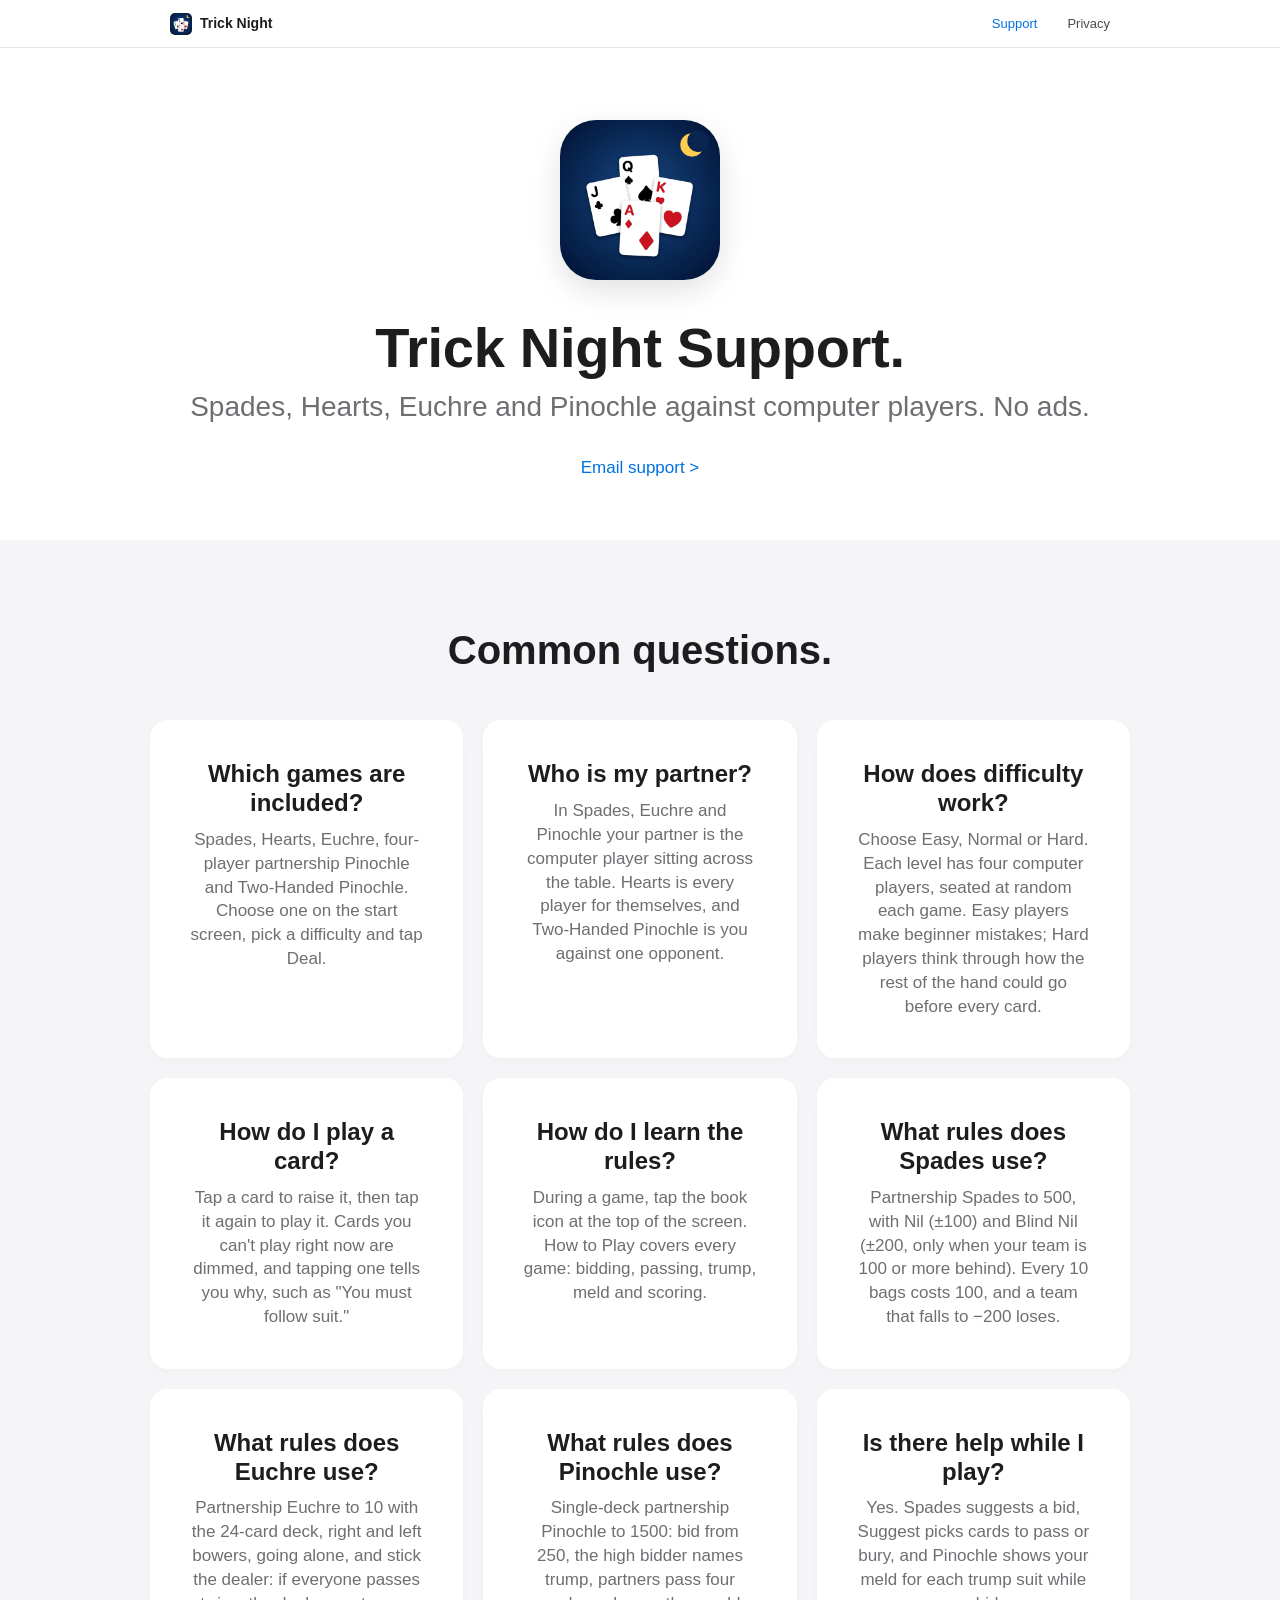
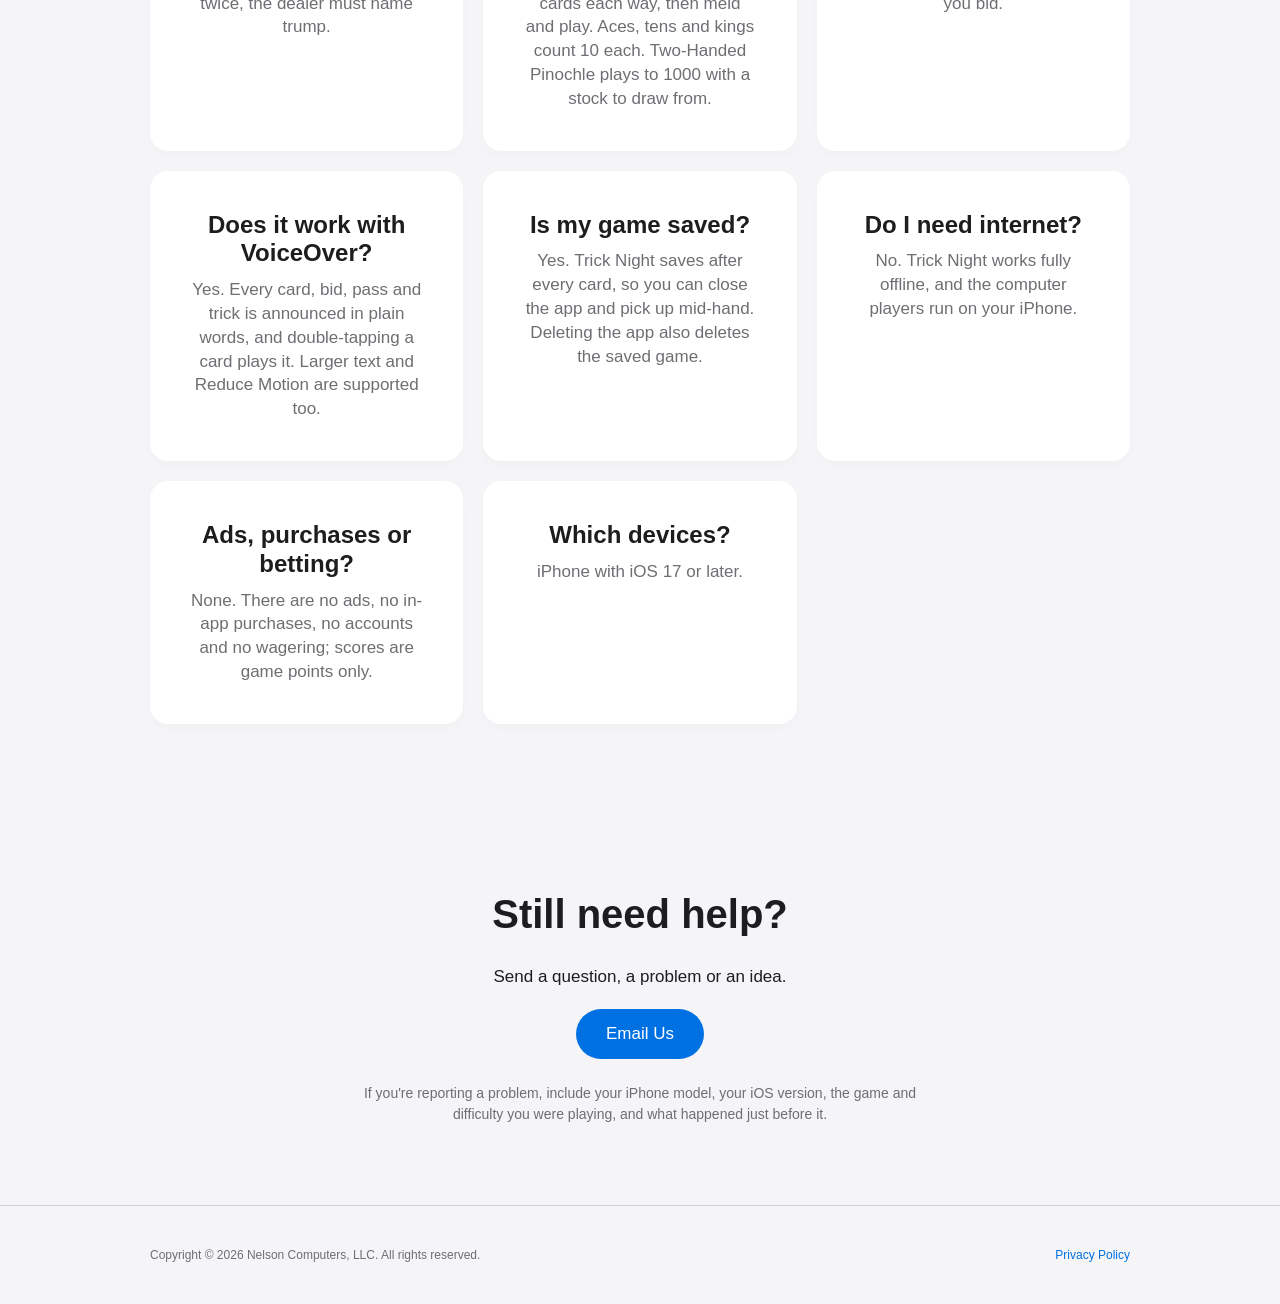
<file: index.html>
<!DOCTYPE html>
<html lang="en">
<head>
    <meta charset="UTF-8">
    <meta name="viewport" content="width=device-width, initial-scale=1.0">
    <title>Trick Night Support</title>
    <meta name="description" content="Help and contact information for Trick Night, Spades, Hearts, Euchre and Pinochle for iPhone against computer players, no ads.">
    <link rel="icon" href="icon.png">
    <link rel="apple-touch-icon" href="icon.png">
    <link rel="stylesheet" href="style.css">
</head>
<body>

    <header>
        <nav>
            <a href="./" class="nav-logo"><img src="icon.png" alt="">Trick Night</a>
            <div class="nav-links">
                <a href="./" aria-current="page">Support</a>
                <a href="privacy.html">Privacy</a>
            </div>
        </nav>
    </header>

    <main>
        <section class="hero">
            <img src="icon.png" alt="Trick Night app icon">
            <h1>Trick Night Support.</h1>
            <h2>Spades, Hearts, Euchre and Pinochle against computer players. No ads.</h2>
            <div class="cta-links">
                <a href="mailto:info@nelsoncomputers.com?subject=Trick%20Night%20support">Email support &gt;</a>
            </div>
        </section>

        <section class="section-grid" aria-labelledby="faq">
            <h2 id="faq">Common questions.</h2>
            <div class="grid-container">
                <div class="card">
                    <h3>Which games are included?</h3>
                    <p>Spades, Hearts, Euchre, four-player partnership Pinochle and Two-Handed Pinochle. Choose one on the start screen, pick a difficulty and tap Deal.</p>
                </div>
                <div class="card">
                    <h3>Who is my partner?</h3>
                    <p>In Spades, Euchre and Pinochle your partner is the computer player sitting across the table. Hearts is every player for themselves, and Two-Handed Pinochle is you against one opponent.</p>
                </div>
                <div class="card">
                    <h3>How does difficulty work?</h3>
                    <p>Choose Easy, Normal or Hard. Each level has four computer players, seated at random each game. Easy players make beginner mistakes; Hard players think through how the rest of the hand could go before every card.</p>
                </div>
                <div class="card">
                    <h3>How do I play a card?</h3>
                    <p>Tap a card to raise it, then tap it again to play it. Cards you can't play right now are dimmed, and tapping one tells you why, such as "You must follow suit."</p>
                </div>
                <div class="card">
                    <h3>How do I learn the rules?</h3>
                    <p>During a game, tap the book icon at the top of the screen. How to Play covers every game: bidding, passing, trump, meld and scoring.</p>
                </div>
                <div class="card">
                    <h3>What rules does Spades use?</h3>
                    <p>Partnership Spades to 500, with Nil (&plusmn;100) and Blind Nil (&plusmn;200, only when your team is 100 or more behind). Every 10 bags costs 100, and a team that falls to &minus;200 loses.</p>
                </div>
                <div class="card">
                    <h3>What rules does Euchre use?</h3>
                    <p>Partnership Euchre to 10 with the 24-card deck, right and left bowers, going alone, and stick the dealer: if everyone passes twice, the dealer must name trump.</p>
                </div>
                <div class="card">
                    <h3>What rules does Pinochle use?</h3>
                    <p>Single-deck partnership Pinochle to 1500: bid from 250, the high bidder names trump, partners pass four cards each way, then meld and play. Aces, tens and kings count 10 each. Two-Handed Pinochle plays to 1000 with a stock to draw from.</p>
                </div>
                <div class="card">
                    <h3>Is there help while I play?</h3>
                    <p>Yes. Spades suggests a bid, Suggest picks cards to pass or bury, and Pinochle shows your meld for each trump suit while you bid.</p>
                </div>
                <div class="card">
                    <h3>Does it work with VoiceOver?</h3>
                    <p>Yes. Every card, bid, pass and trick is announced in plain words, and double-tapping a card plays it. Larger text and Reduce Motion are supported too.</p>
                </div>
                <div class="card">
                    <h3>Is my game saved?</h3>
                    <p>Yes. Trick Night saves after every card, so you can close the app and pick up mid-hand. Deleting the app also deletes the saved game.</p>
                </div>
                <div class="card">
                    <h3>Do I need internet?</h3>
                    <p>No. Trick Night works fully offline, and the computer players run on your iPhone.</p>
                </div>
                <div class="card">
                    <h3>Ads, purchases or betting?</h3>
                    <p>None. There are no ads, no in-app purchases, no accounts and no wagering; scores are game points only.</p>
                </div>
                <div class="card">
                    <h3>Which devices?</h3>
                    <p>iPhone with iOS 17 or later.</p>
                </div>
            </div>
        </section>

        <section class="contact-section">
            <div class="contact-container">
                <h2>Still need help?</h2>
                <p>Send a question, a problem or an idea.</p>
                <a href="mailto:info@nelsoncomputers.com?subject=Trick%20Night%20support" class="btn">Email Us</a>
                <p class="note">If you're reporting a problem, include your iPhone model, your iOS version, the game and difficulty you were playing, and what happened just before it.</p>
            </div>
        </section>
    </main>

    <footer>
        <div class="footer-content">
            <p>Copyright © 2026 Nelson Computers, LLC. All rights reserved.</p>
            <p><a href="privacy.html">Privacy Policy</a></p>
        </div>
    </footer>

</body>
</html>
</file>
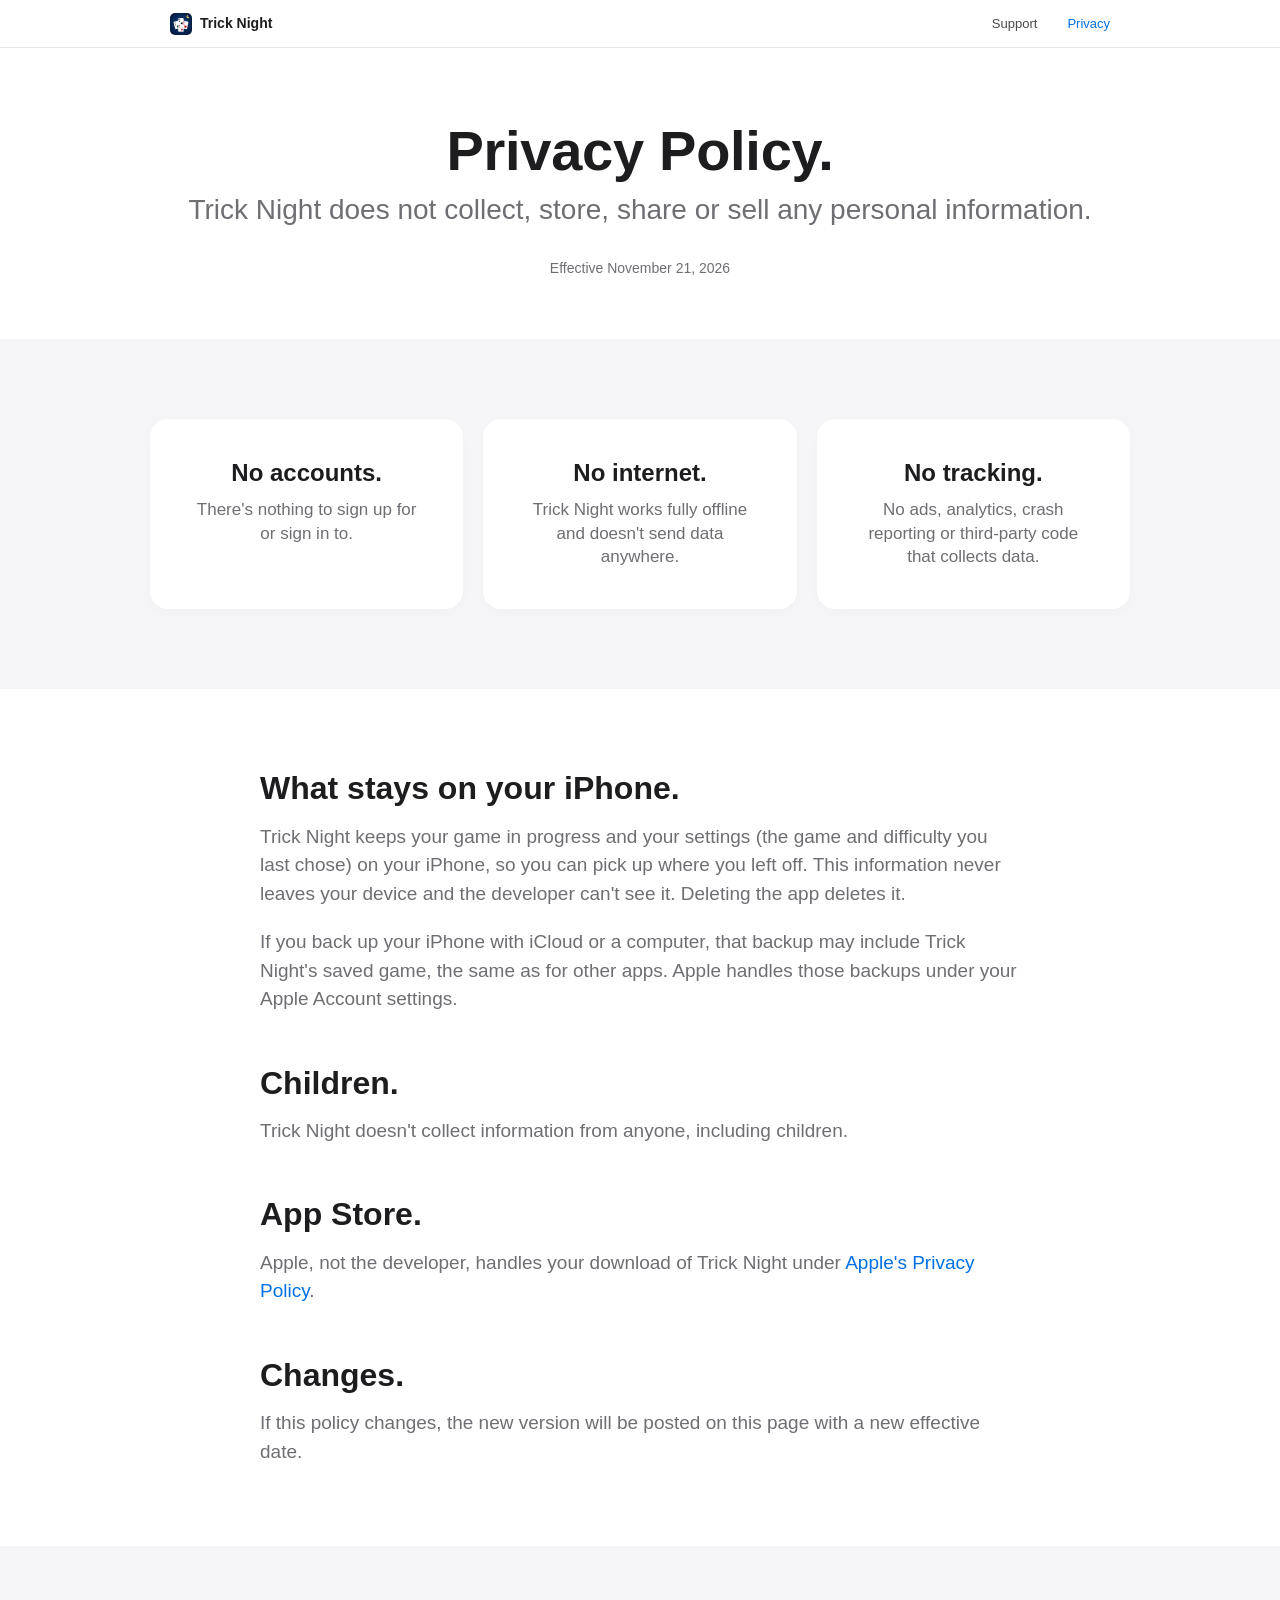
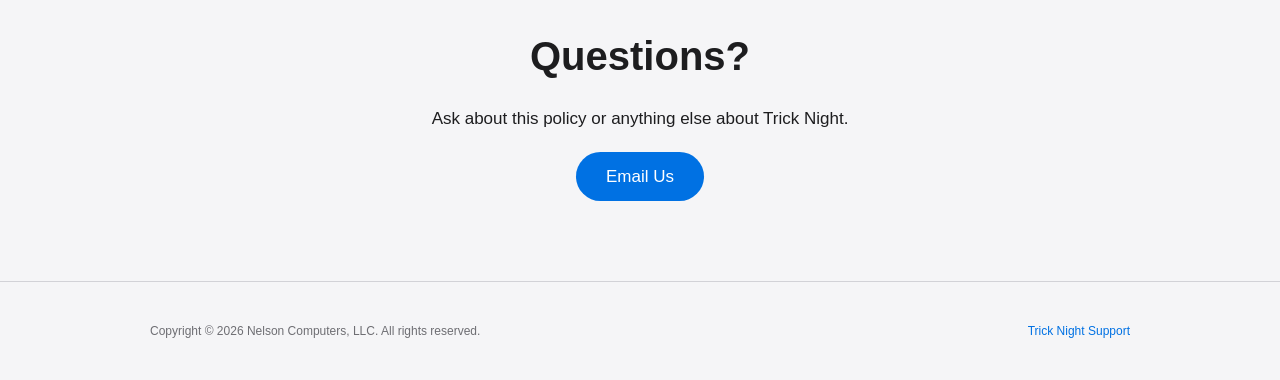
<file: privacy.html>
<!DOCTYPE html>
<html lang="en">
<head>
    <meta charset="UTF-8">
    <meta name="viewport" content="width=device-width, initial-scale=1.0">
    <title>Trick Night Privacy</title>
    <meta name="description" content="Privacy policy for Trick Night, a card game app for iPhone. Trick Night collects no data.">
    <link rel="icon" href="icon.png">
    <link rel="apple-touch-icon" href="icon.png">
    <link rel="stylesheet" href="style.css">
</head>
<body>

    <header>
        <nav>
            <a href="./" class="nav-logo"><img src="icon.png" alt="">Trick Night</a>
            <div class="nav-links">
                <a href="./">Support</a>
                <a href="privacy.html" aria-current="page">Privacy</a>
            </div>
        </nav>
    </header>

    <main>
        <section class="hero">
            <h1>Privacy Policy.</h1>
            <h2>Trick Night does not collect, store, share or sell any personal information.</h2>
            <p class="note">Effective November 21, 2026</p>
        </section>

        <section class="section-grid" aria-label="Summary">
            <div class="grid-container">
                <div class="card">
                    <h3>No accounts.</h3>
                    <p>There's nothing to sign up for or sign in to.</p>
                </div>
                <div class="card">
                    <h3>No internet.</h3>
                    <p>Trick Night works fully offline and doesn't send data anywhere.</p>
                </div>
                <div class="card">
                    <h3>No tracking.</h3>
                    <p>No ads, analytics, crash reporting or third-party code that collects data.</p>
                </div>
            </div>
        </section>

        <section class="text-section">
            <h2>What stays on your iPhone.</h2>
            <p>Trick Night keeps your game in progress and your settings (the game and difficulty you last chose) on your iPhone, so you can pick up where you left off. This information never leaves your device and the developer can't see it. Deleting the app deletes it.</p>
            <p>If you back up your iPhone with iCloud or a computer, that backup may include Trick Night's saved game, the same as for other apps. Apple handles those backups under your Apple Account settings.</p>

            <h2>Children.</h2>
            <p>Trick Night doesn't collect information from anyone, including children.</p>

            <h2>App Store.</h2>
            <p>Apple, not the developer, handles your download of Trick Night under <a href="https://www.apple.com/legal/privacy/">Apple's Privacy Policy</a>.</p>

            <h2>Changes.</h2>
            <p>If this policy changes, the new version will be posted on this page with a new effective date.</p>
        </section>

        <section class="contact-section">
            <div class="contact-container">
                <h2>Questions?</h2>
                <p>Ask about this policy or anything else about Trick Night.</p>
                <a href="mailto:info@nelsoncomputers.com?subject=Trick%20Night%20privacy" class="btn">Email Us</a>
            </div>
        </section>
    </main>

    <footer>
        <div class="footer-content">
            <p>Copyright © 2026 Nelson Computers, LLC. All rights reserved.</p>
            <p><a href="./">Trick Night Support</a></p>
        </div>
    </footer>

</body>
</html>
</file>
<file: style.css>
/* Matches jeremiahn.github.io/nelsoncomputers. ponytail: system font instead of Google-hosted Inter
   so these pages make no third-party requests; on Apple devices SF renders almost identically. */
:root {
    --bg-color: #ffffff;
    --bg-secondary: #f5f5f7;
    --text-main: #1d1d1f;
    --text-secondary: #6e6e73; /* darker than the site's #86868b so body text passes WCAG AA */
    --accent-blue: #0071e3;
    --accent-hover: #0077ed;
    --nav-bg: rgba(255, 255, 255, 0.8);
}

* { margin: 0; padding: 0; box-sizing: border-box; }
html { scroll-behavior: smooth; }

body {
    font-family: Inter, -apple-system, BlinkMacSystemFont, "Segoe UI", Roboto, sans-serif;
    color: var(--text-main);
    background-color: var(--bg-color);
    line-height: 1.5;
    -webkit-font-smoothing: antialiased;
    overflow-x: hidden;
}

a { text-decoration: none; color: var(--accent-blue); }
a:hover { text-decoration: underline; }
a:focus-visible { outline: 2px solid var(--accent-blue); outline-offset: 3px; border-radius: 4px; }

/* --- NAVIGATION --- */
header {
    position: fixed; top: 0; width: 100%; height: 48px; z-index: 1000;
    background: var(--nav-bg);
    backdrop-filter: saturate(180%) blur(20px);
    -webkit-backdrop-filter: saturate(180%) blur(20px);
    border-bottom: 1px solid rgba(0, 0, 0, 0.1);
}
nav {
    max-width: 980px; height: 100%; margin: 0 auto; padding: 0 20px;
    display: flex; justify-content: space-between; align-items: center;
}
.nav-logo { font-weight: 600; font-size: 14px; color: var(--text-main); display: flex; align-items: center; gap: 8px; }
.nav-logo img { height: 22px; width: 22px; border-radius: 5px; }
.nav-links { display: flex; gap: 30px; }
.nav-links a { color: var(--text-main); opacity: 0.8; font-size: 13px; }
.nav-links a:hover, .nav-links a[aria-current] { opacity: 1; color: var(--accent-blue); text-decoration: none; }

/* --- HERO --- */
.hero { padding: 120px 20px 60px; text-align: center; }
.hero img { width: 160px; height: 160px; border-radius: 36px; margin-bottom: 30px; box-shadow: 0 10px 30px rgba(0, 0, 0, 0.12); }
.hero h1 { font-size: 56px; font-weight: 700; letter-spacing: -0.005em; line-height: 1.1; margin-bottom: 10px; }
.hero h2 { font-size: 28px; font-weight: 400; color: var(--text-secondary); line-height: 1.3; margin-bottom: 30px; }
.hero .note { font-size: 14px; color: var(--text-secondary); }
.cta-links { display: flex; justify-content: center; gap: 20px; flex-wrap: wrap; font-size: 17px; }

/* --- CARD GRID --- */
.section-grid { padding: 80px 20px; background-color: var(--bg-secondary); }
.section-grid > h2 { text-align: center; font-size: 40px; font-weight: 700; margin-bottom: 40px; }
.grid-container {
    max-width: 980px; margin: 0 auto;
    display: grid; grid-template-columns: repeat(auto-fit, minmax(280px, 1fr)); gap: 20px;
}
.card {
    background: white; padding: 40px; border-radius: 18px; text-align: center;
    box-shadow: 0 4px 12px rgba(0, 0, 0, 0.02);
    transition: transform 0.3s ease, box-shadow 0.3s ease;
}
.card:hover { transform: scale(1.02); box-shadow: 0 10px 20px rgba(0, 0, 0, 0.05); }
.card h3 { font-size: 24px; font-weight: 600; line-height: 1.2; margin-bottom: 10px; }
.card p { color: var(--text-secondary); font-size: 17px; line-height: 1.4; }

/* --- TEXT SECTIONS (privacy policy) --- */
.text-section { max-width: 800px; margin: 80px auto; padding: 0 20px; }
.text-section h2 { font-size: 32px; font-weight: 700; line-height: 1.2; margin: 50px 0 15px; }
.text-section h2:first-child { margin-top: 0; }
.text-section p { font-size: 19px; color: var(--text-secondary); margin-bottom: 20px; }

/* --- CONTACT --- */
.contact-section { background-color: var(--bg-secondary); padding: 80px 20px; text-align: center; }
.contact-container { max-width: 600px; margin: 0 auto; }
.contact-container h2 { font-size: 40px; margin-bottom: 20px; }
.contact-container p { font-size: 17px; }
.contact-container .note { font-size: 14px; color: var(--text-secondary); margin-top: 24px; }
.btn {
    display: inline-block; margin-top: 20px; padding: 12px 30px; border-radius: 980px;
    background-color: var(--accent-blue); color: white; font-size: 17px; font-weight: 500;
    transition: background 0.2s;
}
.btn:hover { background-color: var(--accent-hover); text-decoration: none; }

/* --- FOOTER --- */
footer {
    background-color: var(--bg-secondary); padding: 40px 20px;
    border-top: 1px solid #d2d2d7; font-size: 12px; color: var(--text-secondary);
}
.footer-content { max-width: 980px; margin: 0 auto; display: flex; justify-content: space-between; flex-wrap: wrap; gap: 15px; }

@media (max-width: 768px) {
    .nav-links { gap: 20px; }
    .hero { padding: 90px 20px 40px; }
    .hero img { width: 120px; height: 120px; border-radius: 27px; }
    .hero h1 { font-size: 40px; }
    .hero h2 { font-size: 20px; }
    .section-grid, .contact-section { padding: 60px 20px; }
    .section-grid > h2, .contact-container h2 { font-size: 32px; }
    .card { padding: 30px 24px; }
    .text-section { margin: 60px auto; }
    .text-section h2 { font-size: 26px; }
    .text-section p { font-size: 17px; }
    .footer-content { flex-direction: column; align-items: center; text-align: center; }
}

@media (prefers-reduced-motion: reduce) {
    html { scroll-behavior: auto; }
    .card, .card:hover { transition: none; transform: none; }
}
</file>
